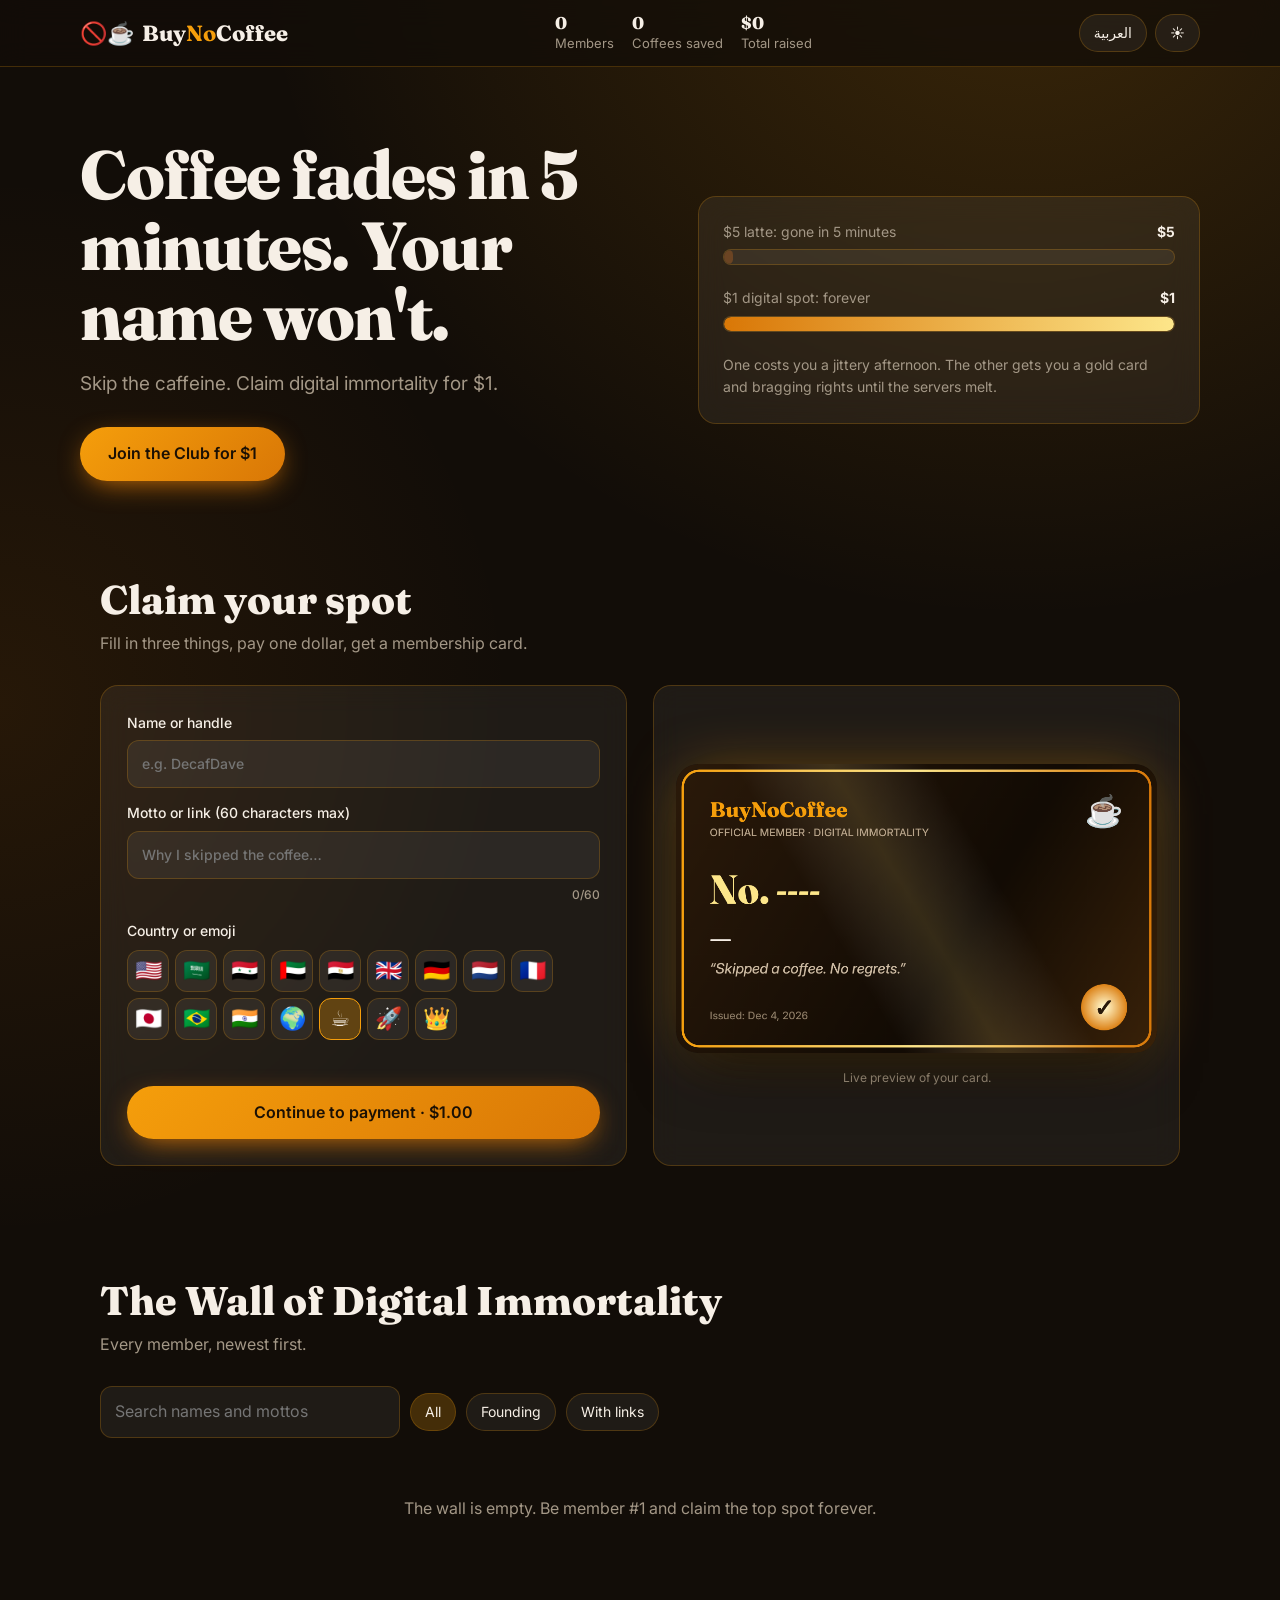
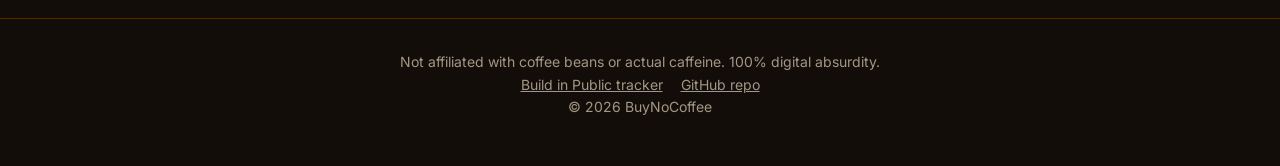
<file: index.html>
<!DOCTYPE html>
<html lang="en" dir="ltr" data-theme="dark">
<head>
<meta charset="utf-8">
<meta name="viewport" content="width=device-width, initial-scale=1">
<title>BuyNoCoffee – Skip the caffeine. Claim digital immortality for $1.</title>
<meta name="description" content="Pay $1 to skip a coffee and secure your spot on the Wall of Digital Immortality. Get your official membership card.">
<meta name="theme-color" content="#120d08">
<link rel="canonical" href="https://buynocoffee.com/">
<meta property="og:type" content="website">
<meta property="og:site_name" content="BuyNoCoffee">
<meta property="og:url" content="https://buynocoffee.com/">
<meta property="og:title" content="BuyNoCoffee – Skip the caffeine. Claim digital immortality for $1.">
<meta property="og:description" content="Skip a coffee, join the Wall of Digital Immortality, and get a shareable gold membership card.">
<meta property="og:image" content="https://buynocoffee.com/og.png">
<meta name="twitter:card" content="summary_large_image">
<meta name="twitter:title" content="BuyNoCoffee – Skip the caffeine. Claim digital immortality for $1.">
<meta name="twitter:description" content="Skip a coffee, join the Wall of Digital Immortality, and get a shareable gold membership card.">
<meta name="twitter:image" content="https://buynocoffee.com/og.png">
<link rel="icon" href="data:image/svg+xml,<svg xmlns=%22http://www.w3.org/2000/svg%22 viewBox=%220 0 100 100%22><text y=%22.9em%22 font-size=%2290%22>🚫</text></svg>">
<link href="https://fonts.googleapis.com/css2?family=Fraunces:opsz,wght@9..144,600;9..144,800&family=Inter:wght@400;500;600&family=Cairo:wght@400;600;800&display=swap" rel="stylesheet">
<link rel="stylesheet" href="css/style.css">
</head>
<body>
<nav><div class="wrap nv">
  <a class="logo" href="#top"><span>🚫☕</span><span>Buy<b>No</b>Coffee</span></a>
  <div class="stats" aria-live="polite">
    <div><strong id="s1">0</strong><span data-i="members"></span></div>
    <div><strong id="s2">0</strong><span data-i="saved"></span></div>
    <div><strong id="s3">$0</strong><span data-i="raised"></span></div>
  </div>
  <div class="tools">
    <button class="ghost" id="lang" aria-label="Language">العربية</button>
    <button class="ghost" id="theme" aria-label="Toggle theme">☀️</button>
  </div>
</div></nav>

<main id="top">
<div class="wrap hero">
  <div>
    <h1 data-i="h1"></h1>
    <p class="slogan" data-i="slogan"></p>
    <button class="btn" id="cta" data-i="cta"></button>
  </div>
  <div class="glass cmp" aria-label="Coffee vs digital spot">
    <div class="row cof"><small><span data-i="c1"></span><b>$5</b></small><div class="bar"><i></i></div></div>
    <div class="row imm"><small><span data-i="c2"></span><b>$1</b></small><div class="bar"><i></i></div></div>
    <p data-i="c3"></p>
  </div>
</div>

<section id="join"><div class="wrap">
  <h2 data-i="jt"></h2><p class="sub" data-i="js"></p>
  <div class="join">
    <form class="glass" id="f" novalidate>
      <label><span data-i="fn"></span><input id="name" maxlength="30" autocomplete="off" data-p="fnp"></label>
      <label><span data-i="fm"></span><input id="msg" maxlength="60" autocomplete="off" data-p="fmp"><span class="cnt" id="cnt">0/60</span></label>
      <div><span style="font-size:14px;font-weight:500" data-i="fe"></span><div class="emo" id="emo" role="group" style="margin-top:6px"></div></div>
      <div class="err" id="err" role="alert"></div>
      <div class="pay"><button class="btn" id="payb" type="submit" data-i="cont"></button></div>
    </form>
    <div class="glass cardbox">
      <canvas id="card" width="1000" height="600" role="img" aria-label="Membership card"></canvas>
      <p class="note" id="cardnote" data-i="preview"></p>
    </div>
  </div>
</div></section>

<section id="wall"><div class="wrap">
  <h2 data-i="wt"></h2><p class="sub" data-i="ws"></p>
  <div class="ctl">
    <input id="q" type="search" data-p="search" aria-label="Search">
    <button class="ghost on" data-f="all" data-i="fa"></button>
    <button class="ghost" data-f="gold" data-i="fg"></button>
    <button class="ghost" data-f="link" data-i="fl"></button>
  </div>
  <div id="list"></div><div id="sentinel" style="height:1px"></div>
</div></section>
</main>

<footer><div class="wrap">
  <p data-i="disc"></p>
  <nav><a href="#" data-cfg="TRACKER_URL" data-i="bip"></a><a href="#" data-cfg="GITHUB_URL" data-i="gh"></a></nav>
  <p>© 2026 BuyNoCoffee</p>
</div></footer>
<div class="toast" id="toast" role="status"></div>

<script src="js/config.js"></script>
<script src="js/common.js"></script>
<script src="js/card.js"></script>
<script src="js/app.js"></script>
</body>
</html>
</file>
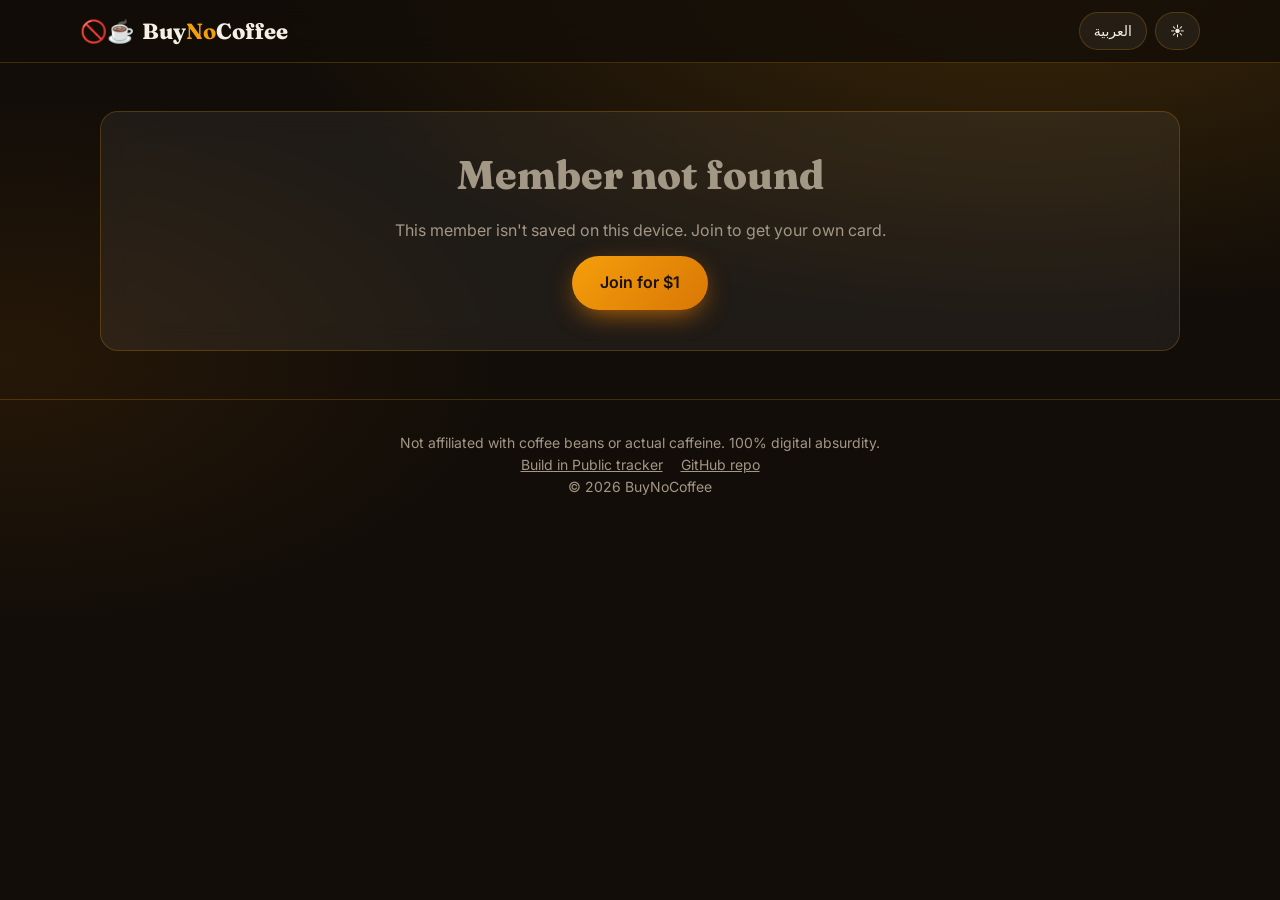
<file: member.html>
<!DOCTYPE html>
<html lang="en" dir="ltr" data-theme="dark">
<head>
<meta charset="utf-8">
<meta name="viewport" content="width=device-width, initial-scale=1">
<title>Membership card – BuyNoCoffee</title>
<meta name="robots" content="noindex">
<link rel="icon" href="data:image/svg+xml,<svg xmlns=%22http://www.w3.org/2000/svg%22 viewBox=%220 0 100 100%22><text y=%22.9em%22 font-size=%2290%22>🚫</text></svg>">
<link href="https://fonts.googleapis.com/css2?family=Fraunces:opsz,wght@9..144,600;9..144,800&family=Inter:wght@400;500;600&family=Cairo:wght@400;600;800&display=swap" rel="stylesheet">
<link rel="stylesheet" href="css/style.css">
</head>
<body>
<nav><div class="wrap nv">
  <a class="logo" href="index.html"><span>🚫☕</span><span>Buy<b>No</b>Coffee</span></a>
  <div class="tools">
    <button class="ghost" id="lang" aria-label="Language">العربية</button>
    <button class="ghost" id="theme" aria-label="Toggle theme">☀️</button>
  </div>
</div></nav>
<main class="wrap"><section class="pg">
<div id="found" hidden>
  <h2 id="wel"></h2><p class="sub" data-i="mt"></p>
  <div class="join">
    <div class="glass cardbox">
      <canvas id="card" width="1000" height="600" role="img" aria-label="Membership card"></canvas>
      <div class="acts">
        <button class="btn" id="dl" data-i="dl"></button>
        <button class="btn" id="sh" data-i="sh"></button>
      </div>
    </div>
    <div class="glass sumbox">
      <h3 id="mnum"></h3>
      <div class="line"><span data-i="issued"></span><b id="mdate"></b></div>
      <div class="line"><span data-i="bdg"></span><b id="mbdg"></b></div>
      <div class="line"><span data-i="mot"></span><b id="mmsg"></b></div>
      <button class="ghost" id="cp" data-i="copy"></button>
      <a class="ghost" href="index.html#wall" data-i="wallb"></a>
    </div>
  </div>
</div>
<div id="nf" class="glass empty" hidden><h2 data-i="mnf"></h2><p data-i="mnfd"></p><a class="btn" style="text-decoration:none" href="index.html#join" data-i="joinb"></a></div>
</section></main>
<footer><div class="wrap">
  <p data-i="disc"></p>
  <nav><a href="#" data-cfg="TRACKER_URL" data-i="bip"></a><a href="#" data-cfg="GITHUB_URL" data-i="gh"></a></nav>
  <p>© 2026 BuyNoCoffee</p>
</div></footer>
<div class="toast" id="toast" role="status"></div>
<script src="js/config.js"></script>
<script src="js/common.js"></script>
<script src="js/card.js"></script>
<script src="js/member.js"></script>
</body>
</html>
</file>
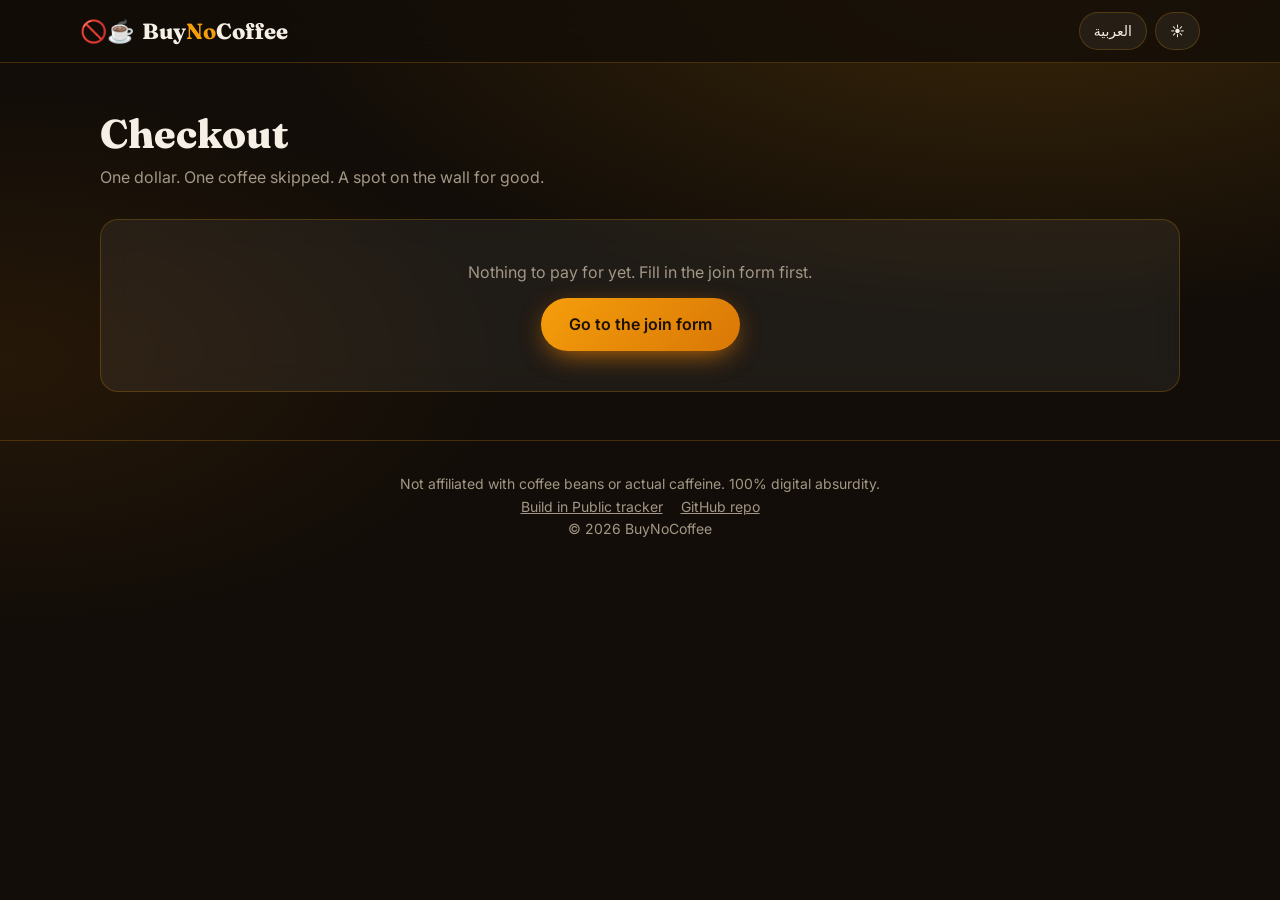
<file: pay.html>
<!DOCTYPE html>
<html lang="en" dir="ltr" data-theme="dark">
<head>
<meta charset="utf-8">
<meta name="viewport" content="width=device-width, initial-scale=1">
<title>Checkout – BuyNoCoffee</title>
<meta name="robots" content="noindex">
<link rel="icon" href="data:image/svg+xml,<svg xmlns=%22http://www.w3.org/2000/svg%22 viewBox=%220 0 100 100%22><text y=%22.9em%22 font-size=%2290%22>🚫</text></svg>">
<link href="https://fonts.googleapis.com/css2?family=Fraunces:opsz,wght@9..144,600;9..144,800&family=Inter:wght@400;500;600&family=Cairo:wght@400;600;800&display=swap" rel="stylesheet">
<link rel="stylesheet" href="css/style.css">
</head>
<body>
<nav><div class="wrap nv">
  <a class="logo" href="index.html"><span>🚫☕</span><span>Buy<b>No</b>Coffee</span></a>
  <div class="tools">
    <button class="ghost" id="lang" aria-label="Language">العربية</button>
    <button class="ghost" id="theme" aria-label="Toggle theme">☀️</button>
  </div>
</div></nav>
<main class="wrap"><section class="pg">
<h2 data-i="pt"></h2><p class="sub" data-i="ps"></p>
<div id="none" class="glass empty" hidden><p data-i="nodraft"></p><a class="btn" style="text-decoration:none" href="index.html#join" data-i="tojoin"></a></div>
<div class="join" id="order">
  <div class="glass cardbox"><canvas id="card" width="1000" height="600" role="img" aria-label="Membership card"></canvas><p class="note" id="sname"></p></div>
  <div class="glass sumbox">
    <h3 data-i="sum"></h3>
    <div class="line"><span data-i="item"></span><b>$1.00</b></div>
    <div class="line tot"><span data-i="total"></span><b>$1.00 USD</b></div>
    <button class="pm apple" data-i="ap"></button>
    <div class="or" data-i="or"></div>
    <button class="btn pm" data-i="cardpay"></button>
    <p class="note" data-i="secure"></p>
    <p class="note" id="demo" data-i="demo"></p>
    <a class="ghost" href="index.html#join" data-i="edit"></a>
  </div>
</div>
</section></main>
<footer><div class="wrap">
  <p data-i="disc"></p>
  <nav><a href="#" data-cfg="TRACKER_URL" data-i="bip"></a><a href="#" data-cfg="GITHUB_URL" data-i="gh"></a></nav>
  <p>© 2026 BuyNoCoffee</p>
</div></footer>
<div class="toast" id="toast" role="status"></div>
<script src="js/config.js"></script>
<script src="js/common.js"></script>
<script src="js/card.js"></script>
<script src="js/pay.js"></script>
</body>
</html>
</file>
<file: css/style.css>
:root {
    --bg: #120d08;
    --fg: #f6efe6;
    --mute: #a39786;
    --glass: rgba(255, 255, 255, .06);
    --line: rgba(245, 158, 11, .22);
    --a: #F59E0B;
    --a2: #D97706;
    --hd: 'Fraunces', Georgia, serif;
    --bd: 'Inter', system-ui, sans-serif
}

[data-theme=light] {
    --bg: #fbf5ec;
    --fg: #2a1a0b;
    --mute: #7b6650;
    --glass: rgba(120, 70, 10, .07);
    --line: rgba(217, 119, 6, .3)
}

[dir=rtl] {
    --hd: 'Cairo', sans-serif;
    --bd: 'Cairo', sans-serif
}

* {
    box-sizing: border-box;
    margin: 0
}

html {
    scroll-behavior: smooth
}

body {
    background: var(--bg);
    color: var(--fg);
    font: 400 16px/1.6 var(--bd);
    transition: background .4s, color .4s;
    min-height: 100vh;
    background-image: radial-gradient(60% 40% at 80% -5%, rgba(245, 158, 11, .18), transparent), radial-gradient(40% 30% at 0 40%, rgba(217, 119, 6, .1), transparent)
}

a {
    color: inherit
}

:focus-visible {
    outline: 2px solid var(--a);
    outline-offset: 2px
}

.wrap {
    max-width: 1120px;
    margin: 0 auto;
    padding: 0 20px
}

.glass {
    background: var(--glass);
    border: 1px solid var(--line);
    border-radius: 18px;
    backdrop-filter: blur(14px);
    -webkit-backdrop-filter: blur(14px)
}

button {
    font: inherit;
    color: inherit;
    cursor: pointer
}

.btn {
    background: linear-gradient(135deg, var(--a), var(--a2));
    color: #1b1004;
    border: 0;
    border-radius: 999px;
    padding: 14px 28px;
    font-weight: 600;
    transition: transform .2s, box-shadow .2s;
    box-shadow: 0 8px 28px -8px var(--a2)
}

.btn:hover {
    transform: translateY(-2px);
    box-shadow: 0 12px 34px -6px var(--a)
}

.btn:active {
    transform: scale(.97)
}

.btn:disabled {
    opacity: .7;
    cursor: wait
}

.ghost {
    background: var(--glass);
    border: 1px solid var(--line);
    border-radius: 999px;
    padding: 7px 14px;
    font-size: 14px;
    transition: background .2s
}

.ghost:hover,
.ghost.on {
    background: rgba(245, 158, 11, .22)
}

/* nav */
nav {
    position: sticky;
    top: 0;
    z-index: 20;
    background: color-mix(in srgb, var(--bg) 78%, transparent);
    backdrop-filter: blur(14px);
    -webkit-backdrop-filter: blur(14px);
    border-bottom: 1px solid var(--line)
}

.nv {
    display: flex;
    align-items: center;
    gap: 14px;
    justify-content: space-between;
    padding: 12px 0;
    flex-wrap: wrap
}

.logo {
    font: 800 22px var(--hd);
    text-decoration: none;
    display: flex;
    gap: 8px;
    align-items: center
}

.logo b {
    color: var(--a)
}

.stats {
    display: flex;
    gap: 18px;
    font-size: 13px;
    color: var(--mute)
}

.stats strong {
    display: block;
    color: var(--fg);
    font: 800 17px var(--hd);
    font-variant-numeric: tabular-nums
}

.tools {
    display: flex;
    gap: 8px
}

/* hero */
.hero {
    padding: 72px 0 40px;
    display: grid;
    grid-template-columns: 1.15fr 1fr;
    gap: 40px;
    align-items: center
}

h1 {
    font: 800 clamp(38px, 6vw, 68px)/1.04 var(--hd);
    letter-spacing: -.02em
}

h1 em {
    font-style: normal;
    color: var(--a)
}

.slogan {
    color: var(--mute);
    font-size: 19px;
    margin: 18px 0 28px;
    max-width: 34em
}

.cmp {
    padding: 24px;
    display: grid;
    gap: 22px
}

.row small {
    display: flex;
    justify-content: space-between;
    color: var(--mute);
    font-size: 14px;
    margin-bottom: 6px
}

.row small b {
    color: var(--fg)
}

.bar {
    height: 16px;
    border-radius: 99px;
    background: var(--glass);
    overflow: hidden;
    border: 1px solid var(--line)
}

.bar i {
    display: block;
    height: 100%;
    border-radius: 99px
}

.cof i {
    background: #6b4423;
    width: 100%;
    animation: melt 3.2s .6s cubic-bezier(.6, 0, .2, 1) forwards
}

.imm i {
    background: linear-gradient(90deg, var(--a2), #fde68a, var(--a));
    background-size: 200%;
    animation: shine 3s linear infinite
}

@keyframes melt {
    to {
        width: 2%
    }
}

@keyframes shine {
    to {
        background-position: -200% 0
    }
}

.cmp p {
    font-size: 14px;
    color: var(--mute)
}

/* sections */
section {
    padding: 56px 0
}

h2 {
    font: 800 clamp(28px, 4vw, 40px)/1.15 var(--hd);
    margin-bottom: 8px
}

.sub {
    color: var(--mute);
    margin-bottom: 28px
}

.join {
    display: grid;
    grid-template-columns: 1fr 1fr;
    gap: 26px
}

form {
    padding: 26px;
    display: grid;
    gap: 14px
}

label {
    font-size: 14px;
    font-weight: 500;
    display: grid;
    gap: 6px
}

input {
    background: var(--glass);
    border: 1px solid var(--line);
    border-radius: 12px;
    padding: 12px 14px;
    color: var(--fg);
    font: inherit;
    width: 100%
}

input:focus {
    outline: 2px solid var(--a);
    border-color: transparent
}

.cnt {
    font-size: 12px;
    color: var(--mute);
    text-align: end
}

.emo {
    display: flex;
    flex-wrap: wrap;
    gap: 6px
}

.emo button {
    width: 42px;
    height: 42px;
    font-size: 22px;
    border-radius: 12px;
    background: var(--glass);
    border: 1px solid var(--line);
    transition: transform .15s
}

.emo button:hover {
    transform: scale(1.15)
}

.emo button[aria-pressed=true] {
    background: rgba(245, 158, 11, .3);
    border-color: var(--a)
}

.pay {
    display: flex;
    gap: 10px;
    align-items: center;
    flex-wrap: wrap
}

.pay .btn {
    flex: 1;
    min-width: 200px
}

.note {
    font-size: 12px;
    color: var(--mute)
}

.err {
    color: #f87171;
    font-size: 13px;
    min-height: 18px
}

/* card */
.cardbox {
    display: grid;
    place-items: center;
    padding: 22px;
    gap: 16px;
    align-content: center;
    min-height: 360px
}

#card {
    width: 100%;
    max-width: 500px;
    border-radius: 22px;
    box-shadow: 0 30px 60px -20px rgba(0, 0, 0, .6), 0 0 60px -10px rgba(245, 158, 11, .4);
    transition: transform .15s;
    will-change: transform
}

.acts {
    display: flex;
    gap: 10px;
    flex-wrap: wrap;
    justify-content: center
}

.acts .btn {
    padding: 11px 22px
}

.ghost[hidden],
.acts[hidden] {
    display: none
}

.pop {
    animation: pop .7s cubic-bezier(.2, 1.4, .4, 1)
}

@keyframes pop {
    from {
        transform: scale(.6) rotate(-6deg);
        opacity: 0
    }
}

/* wall */
.ctl {
    display: flex;
    gap: 10px;
    flex-wrap: wrap;
    margin-bottom: 18px;
    align-items: center
}

.ctl input {
    max-width: 300px
}

#list {
    display: grid;
    grid-template-columns: repeat(auto-fill, minmax(300px, 1fr));
    gap: 14px
}

.m {
    padding: 16px;
    display: grid;
    gap: 6px;
    transition: transform .2s, border-color .2s
}

.m:hover {
    transform: translateY(-3px);
    border-color: var(--a)
}

.m.new {
    animation: pop .6s
}

.mh {
    display: flex;
    justify-content: space-between;
    align-items: center;
    gap: 8px
}

.mh span {
    font: 800 14px var(--hd);
    color: var(--a)
}

.nm {
    font-weight: 600;
    font-size: 17px
}

.ms {
    color: var(--mute);
    font-size: 14px;
    word-break: break-word
}

.mf {
    display: flex;
    justify-content: space-between;
    font-size: 12px;
    color: var(--mute);
    margin-top: 4px
}

.bdg {
    font-size: 12px;
    border-radius: 99px;
    padding: 2px 10px;
    border: 1px solid var(--line)
}

.gold {
    background: linear-gradient(135deg, var(--a), #fde68a);
    color: #2a1a0b;
    border: 0;
    font-weight: 600
}

.empty {
    padding: 40px;
    text-align: center;
    color: var(--mute);
    grid-column: 1/-1
}

footer {
    border-top: 1px solid var(--line);
    padding: 32px 0 48px;
    color: var(--mute);
    font-size: 14px;
    text-align: center;
    display: grid;
    gap: 10px
}

footer nav {
    all: unset;
    display: flex;
    gap: 18px;
    justify-content: center
}

.toast {
    position: fixed;
    bottom: 22px;
    inset-inline: 0;
    margin: auto;
    width: max-content;
    max-width: 90vw;
    background: var(--a);
    color: #1b1004;
    padding: 10px 20px;
    border-radius: 99px;
    font-weight: 600;
    opacity: 0;
    transform: translateY(20px);
    transition: .3s;
    pointer-events: none;
    z-index: 50
}

.toast.show {
    opacity: 1;
    transform: none
}

@media(max-width:820px) {
    .hero,
    .join {
        grid-template-columns: 1fr
    }

    .hero {
        padding-top: 40px
    }

    .stats {
        order: 3;
        width: 100%;
        justify-content: space-between
    }
    main,nav {
        padding: 10px;
    }
}

@media(prefers-reduced-motion:reduce) {
    * {
        animation: none !important;
        transition: none !important
    }

    .cof i {
        width: 2%
    }
}

[hidden] {
    display: none !important
}

.pg {
    padding: 48px 0
}

.empty {
    display: grid;
    gap: 12px;
    justify-items: center
}

.sumbox {
    padding: 26px;
    display: grid;
    gap: 14px;
    align-content: start
}

.sumbox h3 {
    font: 800 22px var(--hd)
}

.line {
    display: flex;
    justify-content: space-between;
    gap: 12px;
    padding-bottom: 10px;
    border-bottom: 1px solid var(--line)
}

.line b {
    text-align: end;
    word-break: break-word
}

.tot {
    font-size: 20px
}

.pm {
    width: 100%
}

.apple {
    background: #000;
    color: #fff;
    border: 1px solid #444;
    border-radius: 999px;
    padding: 14px;
    font-weight: 600;
    transition: background .2s
}

.apple:hover {
    background: #1a1a1a
}

.apple:disabled {
    opacity: .7;
    cursor: wait
}

.or {
    text-align: center;
    color: var(--mute);
    font-size: 13px
}

.mh a {
    font: 800 14px var(--hd);
    color: var(--a);
    text-decoration: none
}

.sumbox .ghost {
    text-align: center;
    text-decoration: none
}
</file>
